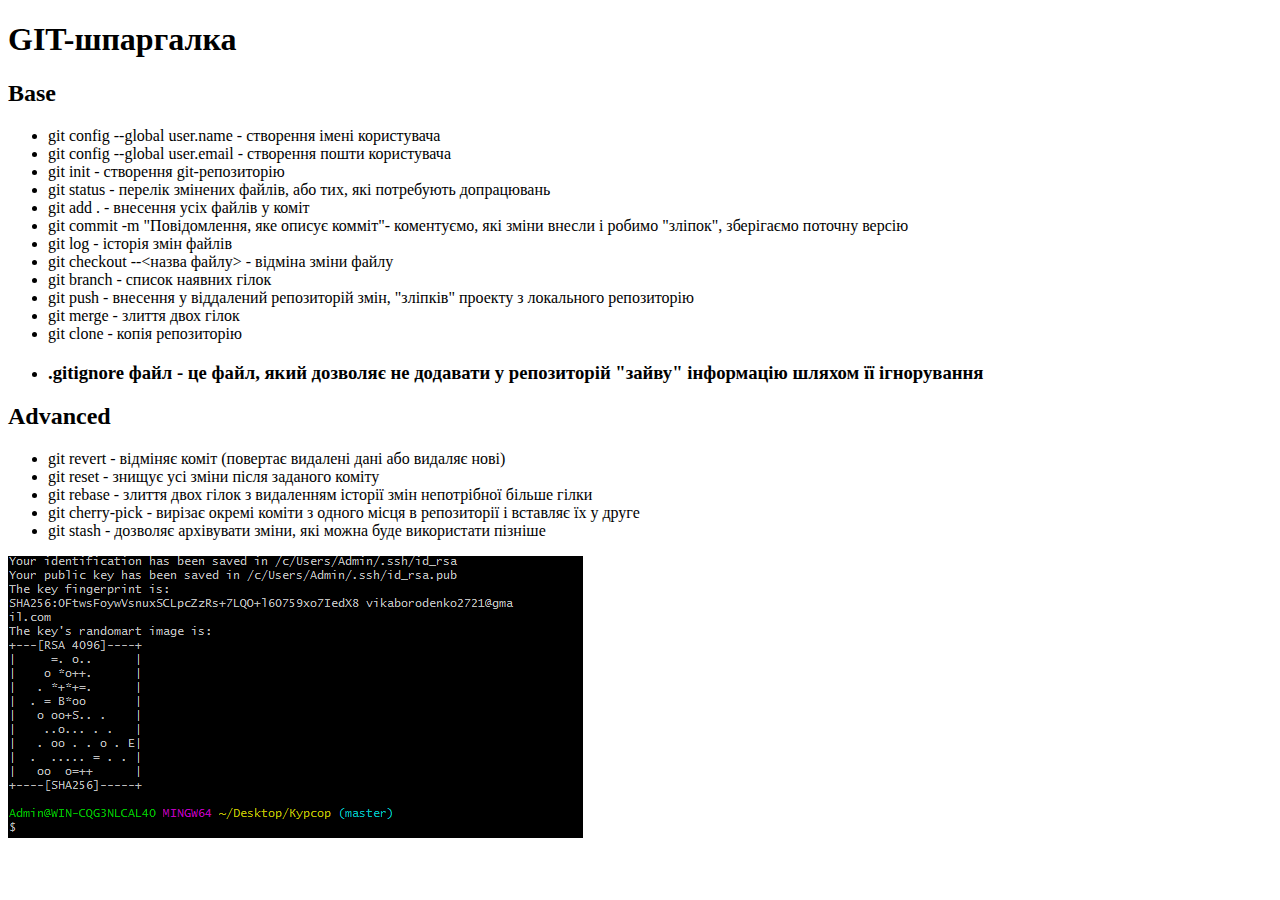
<file: index.html>
<!DOCTYPE html>
<html lang="en">
<head>
    <meta charset="UTF-8">
    <meta http-equiv="X-UA-Compatible" content="IE=edge">
    <meta name="viewport" content="width=device-width, initial-scale=1.0">
    <title>First homework</title>
</head>
<body>
    <h1>GIT-шпаргалка</h1>
    <h2>Base</h2>
    <ul>
        <li>
            git config --global user.name - створення імені користувача
        </li>
        <li>
            git config --global user.email - створення пошти користувача
        </li>
        <li>
            git init - створення git-репозиторію
        </li>
        <li>
            git status - перелік змінених файлів, або тих, які потребують допрацювань
        </li>
        <li>
            git add . - внесення усіх файлів у коміт
        </li>
        <li>
            git commit -m "Повідомлення, яке описує комміт"- коментуємо, які зміни внесли і робимо "зліпок", зберігаємо поточну версію
        </li>
        <li>
            git log - історія змін файлів
        </li>
        <li>
            git checkout --<назва файлу> - відміна зміни файлу
        </li>
        <li>
                git branch - список наявних гілок
        </li>
        <li>
                git push - внесення у віддалений репозиторій змін, "зліпків" проекту з локального репозиторію
        </li>
        <li>
                git merge - злиття двох гілок
        </li>
        <li>
                git clone - копія репозиторію
        </li>
        <li>
            <h3>.gitignore файл - це файл, який дозволяє не додавати у репозиторій "зайву" інформацію шляхом її ігнорування
            </li></h3>
        </li>
    </ul>
    <h2>Advanced</h2>
    <ul>
        <li>
            git revert - відміняє коміт (повертає видалені дані або видаляє нові)
        </li>
        <li>
            git reset - знищує усі зміни після заданого коміту
        </li>
        <li>
            git rebase - злиття двох гілок з видаленням історії змін непотрібної більше гілки
        </li>
        <li>
            git cherry-pick - вирізає окремі коміти з одного місця в репозиторії і вставляє їх у друге
        </li>
        <li>
            git stash - дозволяє архівувати зміни, які можна буде використати пізніше
        </li>
    </ul>
    <img src="key_ssh.png" alt="key">
</body>
</html>
</file>
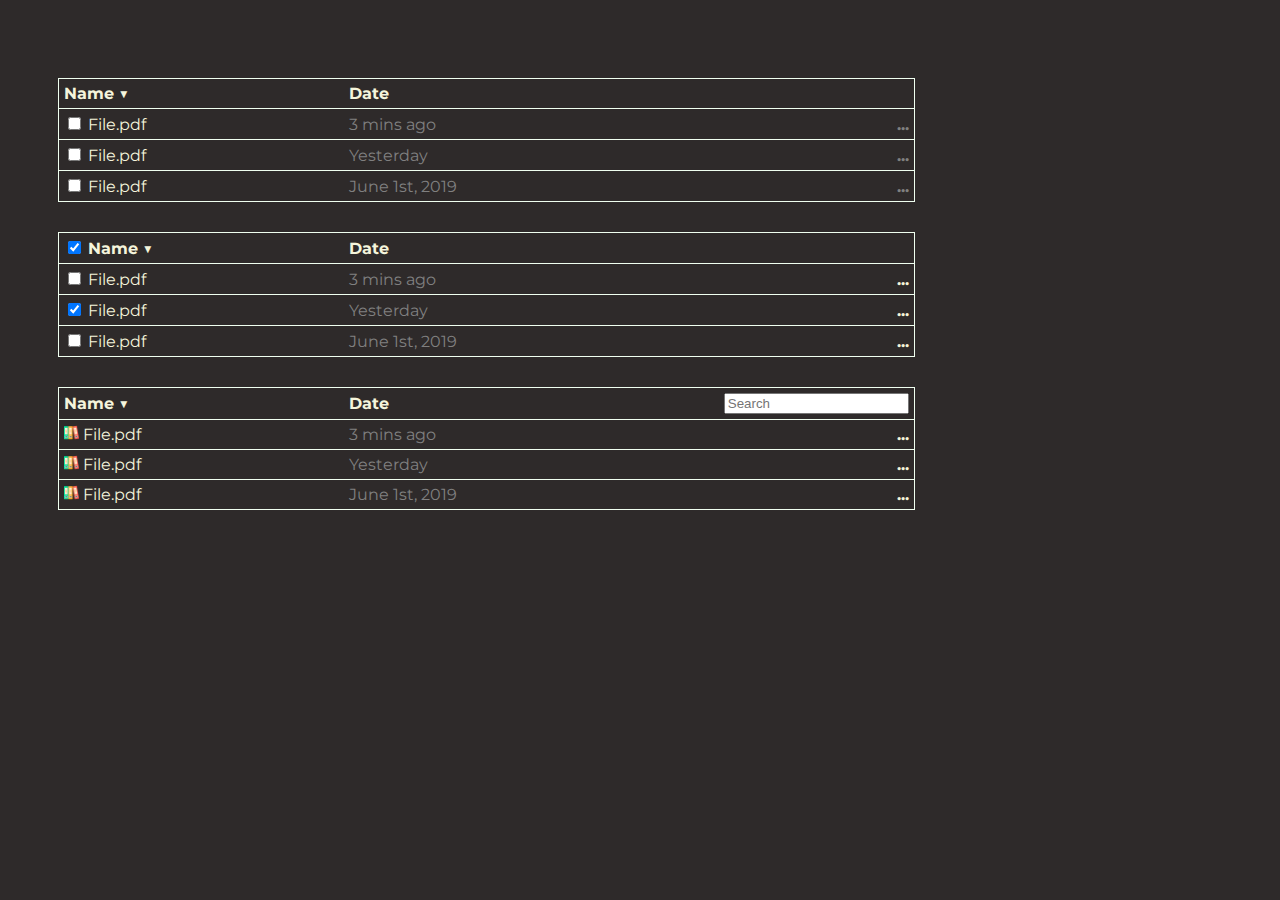
<file: homework-3/index.html>
<!DOCTYPE html>
<html lang="en">
<head>
    <meta charset="UTF-8">
    <meta http-equiv="X-UA-Compatible" content="IE=edge">
    <meta name="viewport" content="width=device-width, initial-scale=1.0">
    <title>Homework-3</title>
    <link rel="stylesheet" href="./css/style.css" />
    <link href="https://fonts.googleapis.com/css2?family=Montserrat:wght@400;700&display=swap" rel="stylesheet" />
</head>
<body>
    <div>
<table border="1" width="50%" cellpadding="5">
    <tr>
        <td class="col-name"> <b> Name ▼ </b> </td>
        <td class="col-date"> <b> Date </b> </td>
        <th class="column-3"> </th>
    </tr>
    <tr>
        <td class="column-1"> <input type="checkbox" name="file.pdf" id="a" value="file.pdf"> File.pdf </td>
        <td class="column-2"> 3 mins ago </td>
        <td class="column-3-1t"> <b> ... </b> </td>
    </tr>
    <tr>
        <td class="column-1"> <input type="checkbox" name="file.pdf" id="a" value="file.pdf"> File.pdf </td>
        <td class="column-2"> Yesterday </td>
        <td class="column-3-1t"> <b> ... </b> </td>
    </tr>
    <tr>
        <td class="column-1"> <input type="checkbox" name="file.pdf" id="a" value="file.pdf"> File.pdf </td>
        <td class="column-2"> June 1st, 2019 </td>
        <td class="column-3-1t"> <b> ... </b> </td>
    </tr>
</table>
    </div>

    <div>
        <table border="1" width="50%" cellpadding="5">
            <tr>
                <td class="col-name"> <input type="checkbox" name="name" id="a" value="name" checked>  <b> Name ▼ </b> </td>
                <td class="col-date"> <b> Date </b> </td>
                 <th class="column-3"> </th>
            </tr>
            <tr>
                <td class="column-1"> <input type="checkbox" name="file.pdf" id="a" value="file.pdf"> File.pdf </td>
                <td class="column-2"> 3 mins ago </td>
                <td class="column-3"> <b> ... </b> </td>
            </tr>
            <tr>
            <td class="column-1"> <input type="checkbox" name="file.pdf" id="a" value="file.pdf" checked> File.pdf </td>
                <td class="column-2"> Yesterday </td>
                <td class="column-3"> <b> ... </b> </td>
            </tr>
            <tr>
                <td class="column-1"> <input type="checkbox" name="file.pdf" id="a" value="file.pdf"> File.pdf </td>
                <td class="column-2"> June 1st, 2019 </td>
                <td class="column-3"> <b> ... </b> </td>
            </tr>
        </table>
    </div>

    <div>
        <table border="1" width="50%" cellpadding="5">
            <tr>
                <td class="col-name"> <b> Name ▼ </b> </td>
                <td class="col-date"> <b> Date </b> </td>
                <td class="column-3"> <form class="form-search">
                <input type="search" name="q" placeholder="Search"> 
                </form> </td>
            </tr>
            <tr>
                <td class="column-1"> <img src="/homework-3/img/folders.png" alt="folders" width="15" height="15"> File.pdf </td>
                <td class="column-2"> 3 mins ago </td>
                <td class="column-3"> <b> ... </b> </td>
            </tr>
            <tr>
                <td class="column-1"> <img src="/homework-3/img/folders.png" alt="folders" width="15" height="15"> File.pdf </td>
                <td class="column-2"> Yesterday </td>
                <td class="column-3"> <b> ... </b> </td>
            </tr>
            <tr>
                <td class="column-1"> <img src="/homework-3/img/folders.png" alt="folders" width="15" height="15"> File.pdf </td>
                <td class="column-2"> June 1st, 2019 </td>
                <td class="column-3"> <b> ... </b> </td>
            </tr>
        </table>
    </div>
    
</body>
</html>
</file>
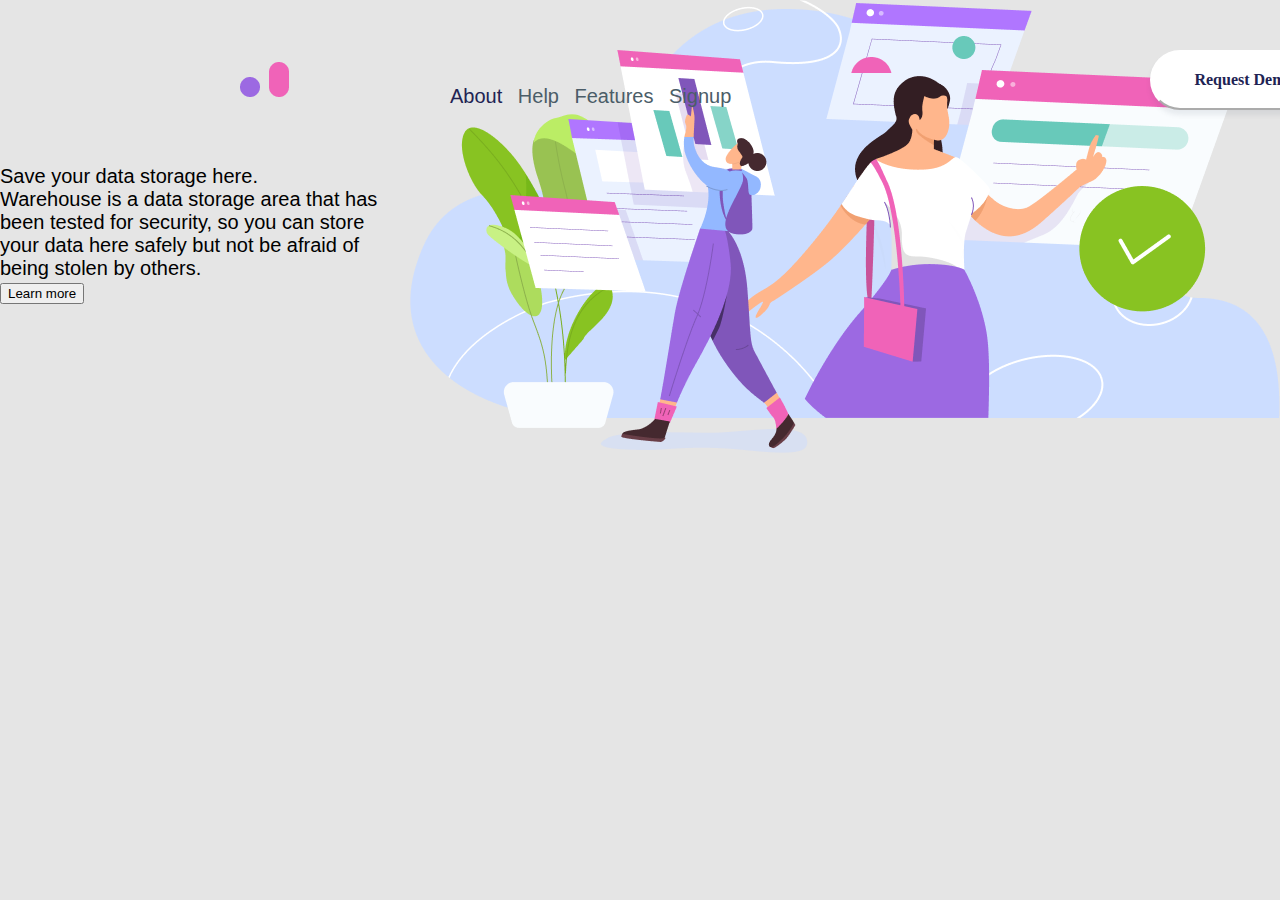
<file: homework-5/index.html>
<!DOCTYPE html>
<html lang="en">
<head>
    <meta charset="UTF-8">
    <meta http-equiv="X-UA-Compatible" content="IE=edge">
    <meta name="viewport" content="width=device-width, initial-scale=1.0">
    <title>HW-5</title>
    <link rel="stylesheet" href="./css/style.css" />
</head>
<body>
    <header class="header">
        <a class="logo">
            <img src="images/Logo.png" alt="Logo">
        </a>
        <ul class="nav">
            <li class="about">About</li>
            <li>Help</li>
            <li>Features</li>
            <li>Signup</li>
        </ul>
        <p><button class="btm">Request Demo<img src="images/Group 56.png"></button></p>
    </header>
    
<div class="headline">
       <div>Save your data storage here.
       <div>Warehouse is a data storage area that has been
        tested for security, so you can store your data here
        safely but not be afraid of being stolen by others.</div> 
    <p><button class="">Learn more</button></p></div>
    <img src="images/saveyourdata.png" alt="Img">
    </div>

    
</body>
</html>
</file>
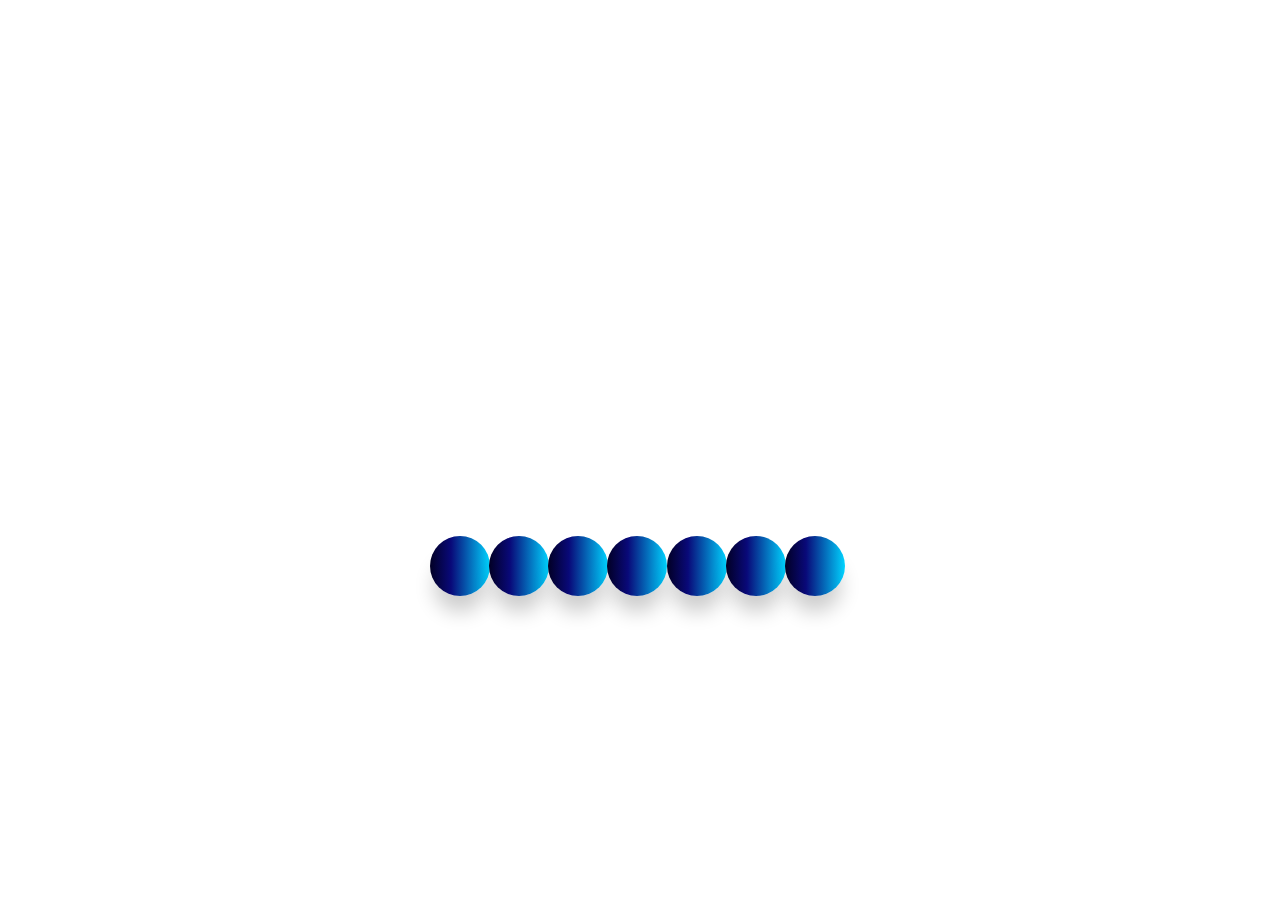
<file: homework-10/hw-10.html>
<!DOCTYPE html>
<html lang="en">
<head>
    <meta charset="UTF-8">
    <meta http-equiv="X-UA-Compatible" content="IE=edge">
    <meta name="viewport" content="width=device-width, initial-scale=1.0">
    <title>HW-10</title>
    <link rel="stylesheet" href="./css/style.css" />
</head>
<body>
    <div class="container">
        <div class="ball"></div>
        <div class="ball"></div>
        <div class="ball"></div>
        <div class="ball"></div>
        <div class="ball"></div>
        <div class="ball"></div>
        <div class="ball"></div>
    </div>
    
</body>
</html>
</file>
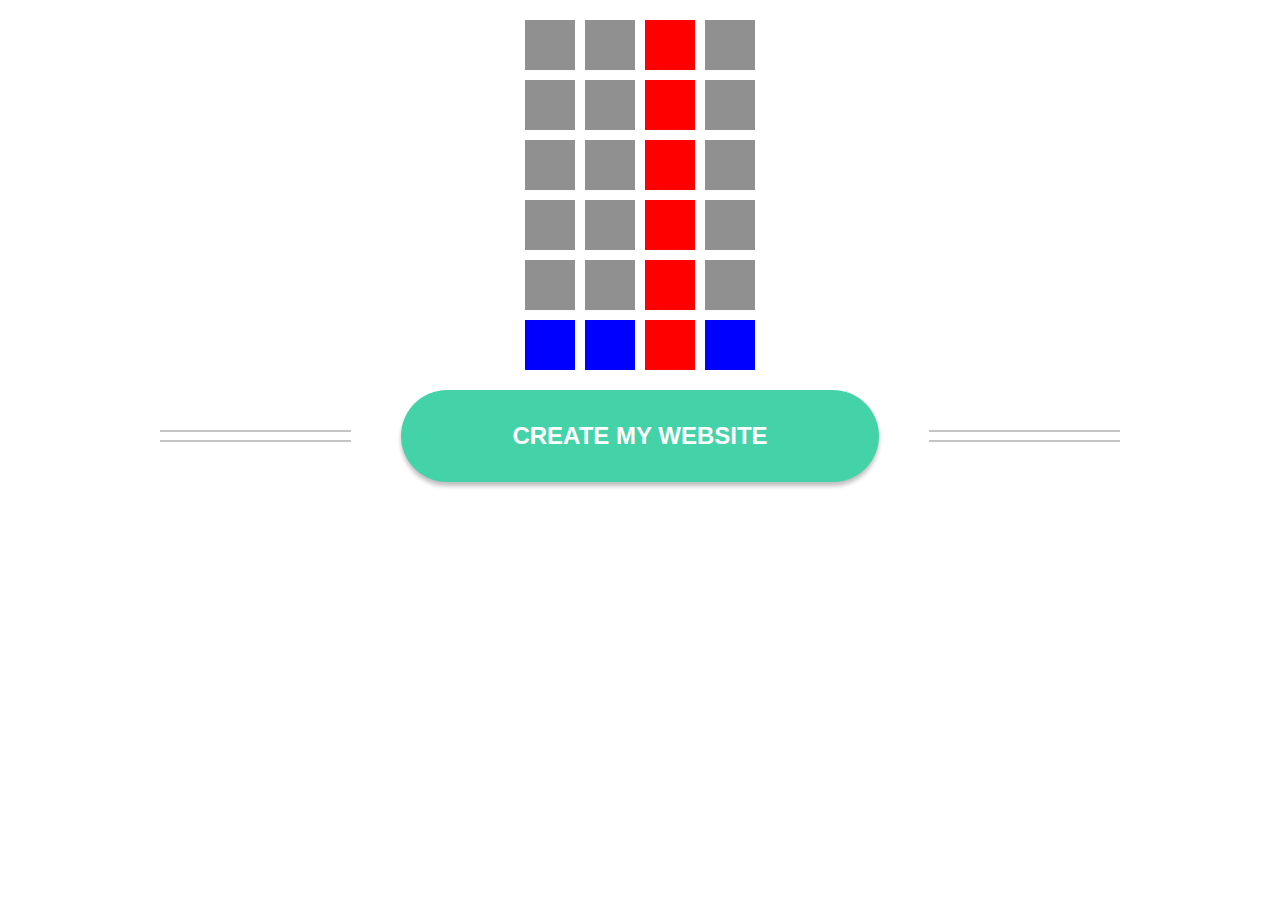
<file: homework-6/hw-6.html>
<!DOCTYPE html>
<html lang="en">
<head>
    <meta charset="UTF-8">
    <meta http-equiv="X-UA-Compatible" content="IE=edge">
    <meta name="viewport" content="width=device-width, initial-scale=1.0">
    <title>HW-6</title>
    <link rel="stylesheet" href="./css/style.css" />
</head>
<body>
<div class="blocks">
<div class="block"></div>
<div class="block"></div>
<div class="block"></div>
<div class="block"></div>
<div class="block"></div>
<div class="block"></div>
<div class="block"></div>
<div class="block"></div>
<div class="block"></div>
<div class="block"></div>
<div class="block"></div>
<div class="block"></div>
<div class="block"></div>
<div class="block"></div>
<div class="block"></div>
<div class="block"></div>
<div class="block"></div>
<div class="block"></div>
<div class="block"></div>
<div class="block"></div>
<div class="block"></div>
<div class="block"></div>
<div class="block"></div>
<div class="block"></div>
</div>

    <div class="container">
    <button class="btn">CREATE MY WEBSITE</button> 
    </div>
</body>
</html>
</file>
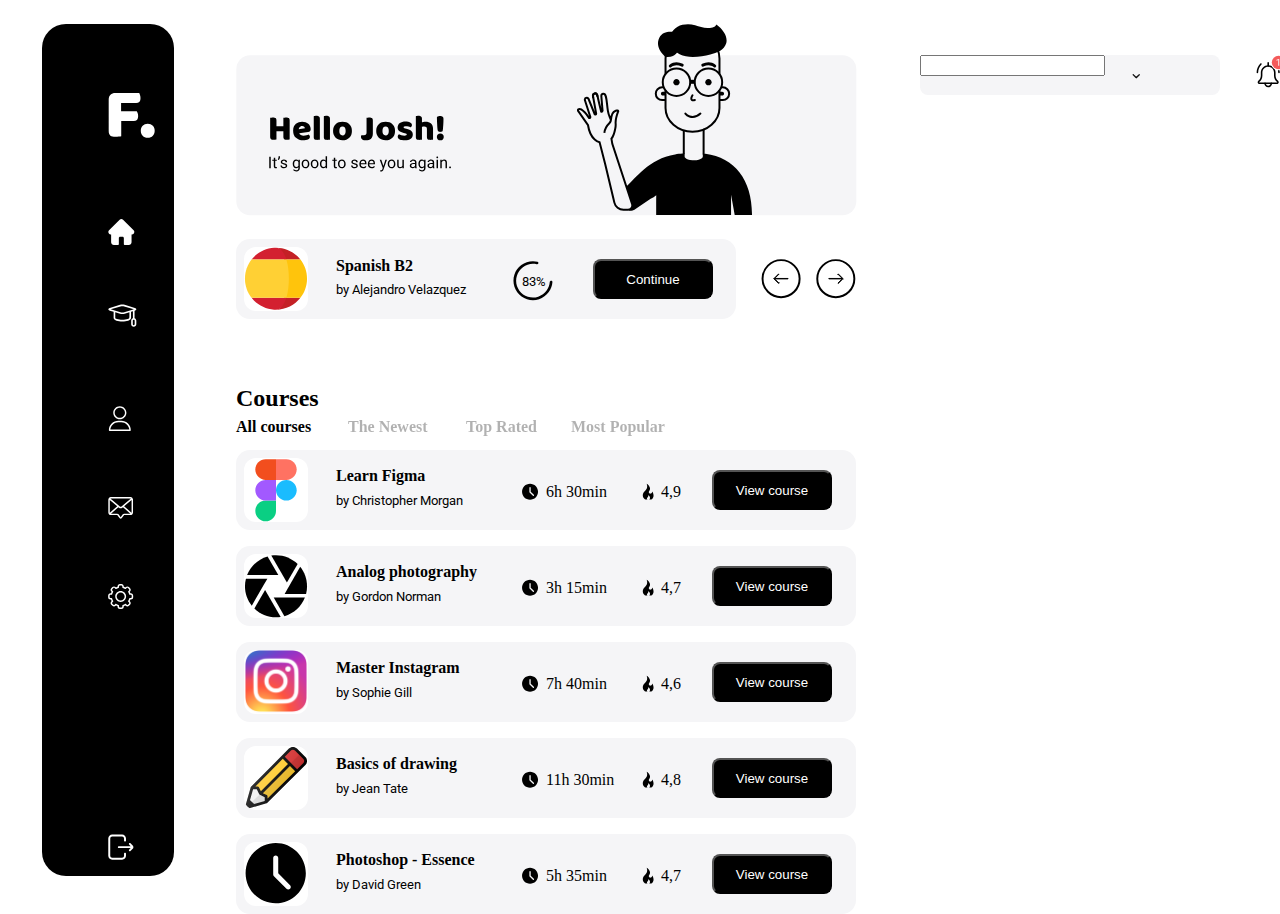
<file: homework-7/HW-7.html>
<!DOCTYPE html>
<html lang="en">
<head>
    <meta charset="UTF-8">
    <meta http-equiv="X-UA-Compatible" content="IE=edge">
    <meta name="viewport" content="width=device-width, initial-scale=1.0">
    <title>HW-7</title>
    <link rel="stylesheet" href="./css/style.css" />
    <link rel="preconnect" href="https://fonts.gstatic.com">
    <link href="https://fonts.googleapis.com/css2?family=Baloo+Bhai+2&display=swap" rel="stylesheet">
    <link rel="preconnect" href="https://fonts.gstatic.com">
    <link href="https://fonts.googleapis.com/css2?family=Roboto&display=swap" rel="stylesheet">
</head>
<body>
    <aside class="nav">
        <nav>
            <ul class="icons">
              <img class="F" src="images/F..svg" alt="F.">
              <img class="home" src="images/home.svg" alt="Home">
              <img class="vector" src="images/Vector.svg" alt="education">
              <img class="group6" src="images/Group 6.svg" alt="me">
              <img class="group3" src="images/Group 3.svg" alt="messenger">
              <img class="group2" src="images/Group 2.svg" alt="settings">
              <img class="group7" src="images/Group 7.svg" alt="exit">
            </ul>
        </nav>
    </aside>
<main>
    <header>
        <img class="header" src="images/HEADER.svg" alt="Hello!">
    </header>
    <div class="progress"> 
        <img class="pin" src="images/spanish.svg" alt="language">
        <div>
        <h2 class="language">Spanish B2</h2>
        <h3 class="author">by Alejandro Velazquez</h3>
        </div>
        <img class="ellipse" src="images/Ellipse 1.svg" alt="progress">
        <h4 class="percent">83%</h4>
        <button class="btn">Continue</button>
        <img class="arrows" src="images/Arrows.svg">
    </div>
    <div class="courses-section">
        <h2 class="courses">Courses</h2>
        <span class="all">All courses</span>
        <span class="newest">The Newest</span>
        <span class="top">Top Rated</span>
        <span class="popular">Most Popular</span>
    </div>
    <div class="figma">
        <img class="pin" src="images/figma.svg" alt="figma">
        <div>
            <h2 class="language">Learn Figma</h2>
            <h3 class="author">by Christopher Morgan</h3>
        </div>
        <img class="time" src="images/time.svg" alt="time">
        <span class="how-time">6h 30min</span>
        <img class="fire" src="images/fire.svg">
        <span class="how-fire">4,9</span>
        <button class="btn-view">View course</button>
    </div>
<div class="analog">
    <img class="pin" src="images/analog.svg"alt="analog">
    <div>
        <h2 class="language">Analog photography</h2>
        <h3 class="author">by Gordon Norman</h3>
    </div>
    <img class="time" src="images/time.svg" alt="time">
    <span class="how-time">3h 15min</span>
    <img class="fire" src="images/fire.svg">
    <span class="how-fire">4,7</span>
    <button class="btn-view">View course</button>
</div>
<div class="instagram">
    <img class="pin" src="images/insta.svg" alt="analog">
    <div>
        <h2 class="language">Master Instagram</h2>
        <h3 class="author">by Sophie Gill</h3>
    </div>
    <img class="time" src="images/time.svg" alt="time">
    <span class="how-time">7h 40min</span>
    <img class="fire" src="images/fire.svg">
    <span class="how-fire">4,6</span>
    <button class="btn-view">View course</button>
</div>
<div class="drawing">
    <img class="pin" src="images/draw.svg" alt="analog">
    <div>
        <h2 class="language">Basics of drawing</h2>
        <h3 class="author">by Jean Tate</h3>
    </div>
    <img class="time" src="images/time.svg" alt="time">
    <span class="how-time">11h 30min</span>
    <img class="fire" src="images/fire.svg">
    <span class="how-fire">4,8</span>
    <button class="btn-view">View course</button>
</div>
<div class="photoshop">
    <img class="pin" src="images/photoshop.svg" alt="analog">
    <div>
        <h2 class="language">Photoshop - Essence</h2>
        <h3 class="author">by David Green</h3>
    </div>
    <img class="time" src="images/time.svg" alt="time">
    <span class="how-time">5h 35min</span>
    <img class="fire" src="images/fire.svg">
    <span class="how-fire">4,7</span>
    <button class="btn-view">View course</button>
</div>
<div>
    <form class="form-search">
        <input type="search" name="q">
    </form>
    <img class="notification" src="images/Notification.svg">
    <img class="mask" src="images/Mask Group.svg">
    <img class="vector1" src="images/Vector (1).svg">
</div>
</main>
</body>
</html>
</file>
<file: homework-3/css/style.css>
body {
  background-color: rgb(46, 42, 42);
  font-family: Montserrat;
  color: beige;
  padding-left: 20px;
  padding-right: 20px;
  padding-top: 40px;
  padding-bottom: 40px;
  cursor: zoom-in;
}

table {
  background-color: rgb(46, 42, 42);
  border-color: honeydew;
  margin: 30px;
  border-collapse: collapse;
  width: 70%;
}
.column-1 {
  border-right: none;
}
.column-2 {
  color: grey;
  width: 25%;
  border-left: none;
  border-right: none;
}
.column-3 {
  text-align: right;
  width: 25%;
  border-left: none;
}
.column-3-1t {
  text-align: right;
  color: grey;
  width: 25%;
  border-left: none;
}
.form-search {
  text-align: right;
  color: grey;
}
.col-date {
  border-left: none;
  border-right: none;
  color: beige;
  width: 25%;
}
.col-name {
  border-right: none;
  color: beige;
  width: 25%;
}
</file>
<file: homework-5/css/style.css>
body,
html {
  margin: 0;
  font-size: 20px;
  font-family: Arial, Helvetica, sans-serif;
  background-color: #E5E5E5;
}
p {
  margin: 0;
}
* {
  box-sizing: border-box;
}
.header {
  height: auto;
}
.flex-container {
 
}
.logo {
  position: absolute;
  width: 49px;
  height: 40px;
  left: 240px;
  top: 62px;
}
}
.flex-item {
  background-color: #e5e5e5;
  font-weight: normal;
  color: #212353;
  padding: 10px;
}
.btm {
  position: absolute;
  width: 210px;
  height: 60px;
  left: 1150px;
  top: 50px;
  border-color: #fff;
  

  background: #ffffff;
  box-shadow: 0px 5px 5px rgba(75, 93, 104, 0.1);
  border-radius: 50px;
  font-family: Avenir;
  font-style: normal;
  font-weight: 800;
  font-size: 16px;
  line-height: 160%;
  color: #212353;
}

<!-- {
  position: absolute;
  width: 112px;
  height: 26px;
  left: 1179px;
  top: 67px;
  /* identical to box height, or 26px */
  /* 2 */
}
--! > ul {
  list-style-type: none;
  margin: 0;
  padding: 0;
}
li {
  display: inline;
}
.nav {
  position: absolute;
  width: 322px;
  height: 30px;
  left: 410px;
  top: 65px;
  color: #4B5D68;
  word-spacing: 10px;
  
}
.about {
  color: #212353;
}

.headline {
  display: flex;
  align-items: center;
}
.header {
  
}
</file>
<file: homework-10/css/style.css>
/*.btn {
  min-height: 40px; 
  min-width: 40px;
  border: none;
  outline: none;
  background-color: transparent;
  cursor: pointer;
  transition-duration: 0, 3;
}
&::before {
  content: "";
  display: block;
  height: 4px;
  background-color: #000;
  transform: translateY(-4px);
}
&::after {
  content: "";
  display: block;
  height: 4px;
  background-color: #000;
  transform: translateY(4px);
}
& span {
  display: block;
  height: 4px;
  background-color: #000;
}*/

body {
  background-color: #fff;
  padding: 0;
  margin: 0;
}
.container {
  height: 150px;
  width: 415px;
  border-top: 22px solid #fff;
  position: absolute;
  margin: auto;
  left: 0;
  right: 0;
  top: 0;
  bottom: 0;
  border-radius: 12px;
  display: flex;
  align-items: center;
  justify-content: space-around;
}
.ball {
  height: 150px;
  width: 5px;
  background-color: #fff;
  position: relative;
  transform-origin: top;
}
.ball:after {
  position: absolute;
  content: "";
  height: 60px;
  width: 60px;
  background: rgb(2, 0, 36);
  background: linear-gradient(
    90deg,
    rgba(2, 0, 36, 1) 0%,
    rgba(9, 9, 121, 1) 35%,
    rgba(0, 212, 255, 1) 100%
  );
  border-radius: 50%;
  left: -30px;
  bottom: -60px;
  right: -60px;
  box-shadow: 0 20px 20px -4px rgba(0, 0, 0, 0.2);
}
.ball:first-child {
  animation: swing1 1.2s infinite linear;
}
@keyframes swing1 {
  25% {
    transform: rotate(50deg);
  }
  50% {
    transform: rotate(0deg);
  }
  100% {
    transform: rotate(0deg);
  }
}
.ball:last-child {
  animation: swing2 1.2s 0.6s infinite linear;
}
@keyframes swing2 {
  25% {
    transform: rotate(-50deg);
  }
  50% {
    transform: rotate(0deg);
  }
  100% {
    transform: rotate(0deg);
  }
}
</file>
<file: homework-6/css/style.css>
body {
  margin: 0;
  background-color: white;
  display: flex;
  flex-direction: column;
}
.blocks {
  display: grid;
  grid-template-columns: auto auto auto auto;
  margin: 20px auto;
  gap: 10px;
}
.block {
  width: 50px;
  height: 50px;
  background-color: #909090;
}
.block:nth-child(1n + 21) {
  background-color: blue;
}
.block.block:nth-child(4n - 1) {
  background-color: red;
}

.container {
  width: 960px;
  margin: 0 auto;
  display: flex;
  align-items: center;
  justify-content: space-between;
}

.container::before {
  content: "";
  width: 200px;
  height: 8px;
  display: block;
  border-top: 2px solid #c4c4c4;
  border-bottom: 2px solid #c4c4c4;
  margin-right: 50px;
}

.container::after {
  content: "";
  width: 200px;
  height: 8px;
  display: block;
  border-top: 2px solid #c4c4c4;
  border-bottom: 2px solid #c4c4c4;
  margin-left: 50px;
}

.btn {
  width: 501px;
  height: 92px;
  background: #44d3a8;
  box-shadow: 0px 4px 4px rgba(0, 0, 0, 0.25);
  border-radius: 100px;
  border: none;
  font-family: Helvetica;
  font-style: normal;
  font-weight: bold;
  font-size: 24px;
  line-height: 28px;
  align-items: center;
  text-align: center;
  color: #ffffff;
}
</file>
<file: homework-7/css/style.css>
body {
  width: 1100;
  height: 600;
}
aside {
  display: inline-block;
  width: auto;
  margin-left: 10px;
}
ul {
  padding: 0;
}
main {
  display: inline-block;
  width: 70%;
}
.nav {
  position: absolute;
  width: 132px;
  height: 852px;
  left: 32.34px;
  top: 24.02px;
  background: #000000;
  border-radius: 24px;
}
.F {
  position: absolute;
  width: 47px;
  height: 102px;
  /*left: 74.46px;*/
  top: 39.67px;
}
.home {
  position: absolute;
  /*left: 5.93%;*/
  /*right: 92.27%;*/
  top: 22.89%;
  bottom: 74.22%;
}
.vector {
  position: absolute;
  /*left: 5.86%;*/
  /*right: 92.2%;*/
  top: 32.84%;
  bottom: 64.69%;
}
.group6 {
  position: absolute;
  width: 22.89px;
  height: 26.04px;
  /*left: 86.9px;*/
  top: 382.1px;
}
.group3 {
  position: absolute;
  width: 25.94px;
  height: 22.81px;
  /*left: 85.19px;*/
  top: 471.99px;
}
.group2 {
  position: absolute;
  width: 26px;
  height: 26px;
  /*left: 85.15px;*/
  top: 558.98px;
}
.group7 {
  position: absolute;
  width: 26.1px;
  height: 26.11px;
  /*left: 85.29px;*/
  top: 809.53px;
}
.icons {
  text-align: center;
}
header {
  position: absolute;
  width: 620px;
  height: 191.25px;
  left: 236.32px;
  top: 24px;
}
.progress {
  position: absolute;
  text-align: center;
  width: 500px;
  height: 80px;
  left: 236px;
  top: 239.34px;
  background: #f5f5f7;
  border-radius: 14px;
}
/*.p {
  position: absolute;
  width: 500.26px;
  height: 80px;
  left: 236px;
  top: 239.34px;
  background: #f5f5f7;
  border-radius: 14px;
}*/
.pin {
  position: absolute;
  width: 64px;
  height: 64px;
  left: 8px;
  top: 8px;
  background: #ffffff;
  border-radius: 12px;
}

.language {
  position: absolute;
  /*width: 80px;*/
  height: 26px;
  left: 100px;
  /*top: 10px;
  bottom: 1px;*/
  font-family: Baloo Bhai;
  font-style: normal;
  font-weight: bold;
  font-size: 16px;
  line-height: 26px;
}
.author {
  position: absolute;
  /*width: 135px;*/
  height: 15px;
  left: 100px;
  top: 30px;
  bottom: 1px;
  font-family: Roboto;
  font-style: normal;
  font-weight: normal;
  font-size: 13px;
  line-height: 15px;
}

.ellipse {
  position: absolute;
  width: 40px;
  height: 40px;
  left: 277px;
  top: 22px;
  box-sizing: border-box;
  border-radius: 4px;
}
.percent {
  position: absolute;
  width: 25px;
  height: 15px;
  left: 285px;
  top: 17px;
  font-family: Roboto, sans-serif;
  font-style: normal;
  font-weight: normal;
  font-size: 13px;
  line-height: 15px;
}
.btn {
  position: absolute;
  width: 120px;
  height: 40px;
  left: 357px;
  top: 20px;
  color: #ffffff;
  background: #000000;
  border-radius: 8px;
}
.arrows {
  position: absolute;
  width: 96px;
  height: 40px;
  left: 524px;
  top: 20px;
}
.courses-section {
  position: absolute;
  width: 620px;
  height: 554.49px;
  left: 236px;
  top: 359.15px;
}
.courses {
  position: absolute;
  width: 89px;
  height: 38px;
  right: 531px;
  top: 0px;
  font-family: Baloo Bhai;
  font-style: normal;
  font-weight: bolder;
  font-size: 24px;
  line-height: 38px;
  color: #000000;
}
.all {
  position: absolute;
  width: 82px;
  height: 26px;
  right: 538px;
  top: 55px;
  font-family: Baloo Bhai;
  font-style: normal;
  font-weight: bolder;
  font-size: 16px;
  line-height: 26px;
  color: #000000;
}
.newest {
  position: absolute;
  width: 86px;
  height: 26px;
  left: 112px;
  top: 55px;
  font-family: Baloo Bhai;
  font-style: normal;
  font-weight: bolder;
  font-size: 16px;
  line-height: 26px;
  color: #000000;
  opacity: 0.3;
}
.top {
  position: absolute;
  width: 73px;
  height: 26px;
  left: 230px;
  top: 55px;
  font-family: Baloo Bhai;
  font-style: normal;
  font-weight: bolder;
  font-size: 16px;
  line-height: 26px;
  color: #000000;
  opacity: 0.3;
}
.popular {
  position: absolute;
  width: 97px;
  height: 26px;
  left: 335px;
  top: 55px;
  font-family: Baloo Bhai;
  font-style: normal;
  font-weight: bolder;
  font-size: 16px;
  line-height: 26px;
  color: #000000;
  opacity: 0.3;
}
.figma {
  position: absolute;
  text-align: center;
  width: 620px;
  height: 80px;
  left: 236px;
  top: 450px;
  background: #f5f5f7;
  border-radius: 14px;
}
.analog {
  position: absolute;
  text-align: center;
  width: 620px;
  height: 80px;
  left: 236px;
  top: 546px;
  background: #f5f5f7;
  border-radius: 14px;
}
.instagram {
  position: absolute;
  text-align: center;
  width: 620px;
  height: 80px;
  left: 236px;
  top: 642px;
  background: #f5f5f7;
  border-radius: 14px;
}
.drawing {
  position: absolute;
  text-align: center;
  width: 620px;
  height: 80px;
  left: 236px;
  top: 738px;
  background: #f5f5f7;
  border-radius: 14px;
}
.photoshop {
  position: absolute;
  text-align: center;
  width: 620px;
  height: 80px;
  left: 236px;
  top: 834px;
  background: #f5f5f7;
  border-radius: 14px;
}
.btn-view {
  position: absolute;
  width: 120px;
  height: 40px;
  right: 24px;
  top: 20px;
  color: #ffffff;
  background: #000000;
  border-radius: 8px;
}
.time {
  position: absolute;
  left: 286px;
  top: 33px;
  bottom: 31px;
}
.how-time {
  position: absolute;
  left: 310px;
  top: 33px;
  bottom: 31px;
}
.fire {
  position: absolute;
  left: 406px;
  top: 33px;
  bottom: 31px;
}
.how-fire {
  position: absolute;
  left: 425px;
  top: 33px;
  bottom: 31px;
}
.form-search {
  position: absolute;
  width: 300px;
  height: 40px;
  left: 920px;
  top: 55px;
  background: #f5f5f7;
  border-radius: 8px;
}
.notification {
  position: absolute;
  width: 31px;
  height: 36px;
  left: 1256px;
  top: 52px;
}
.mask {
  position: absolute;
  width: 40px;
  height: 40px;
  left: 1304px;
  top: 55px;
}
.vector1 {
  position: absolute;
  text-align: center;
  right: 140px;
  top: 74px;
}
</file>
